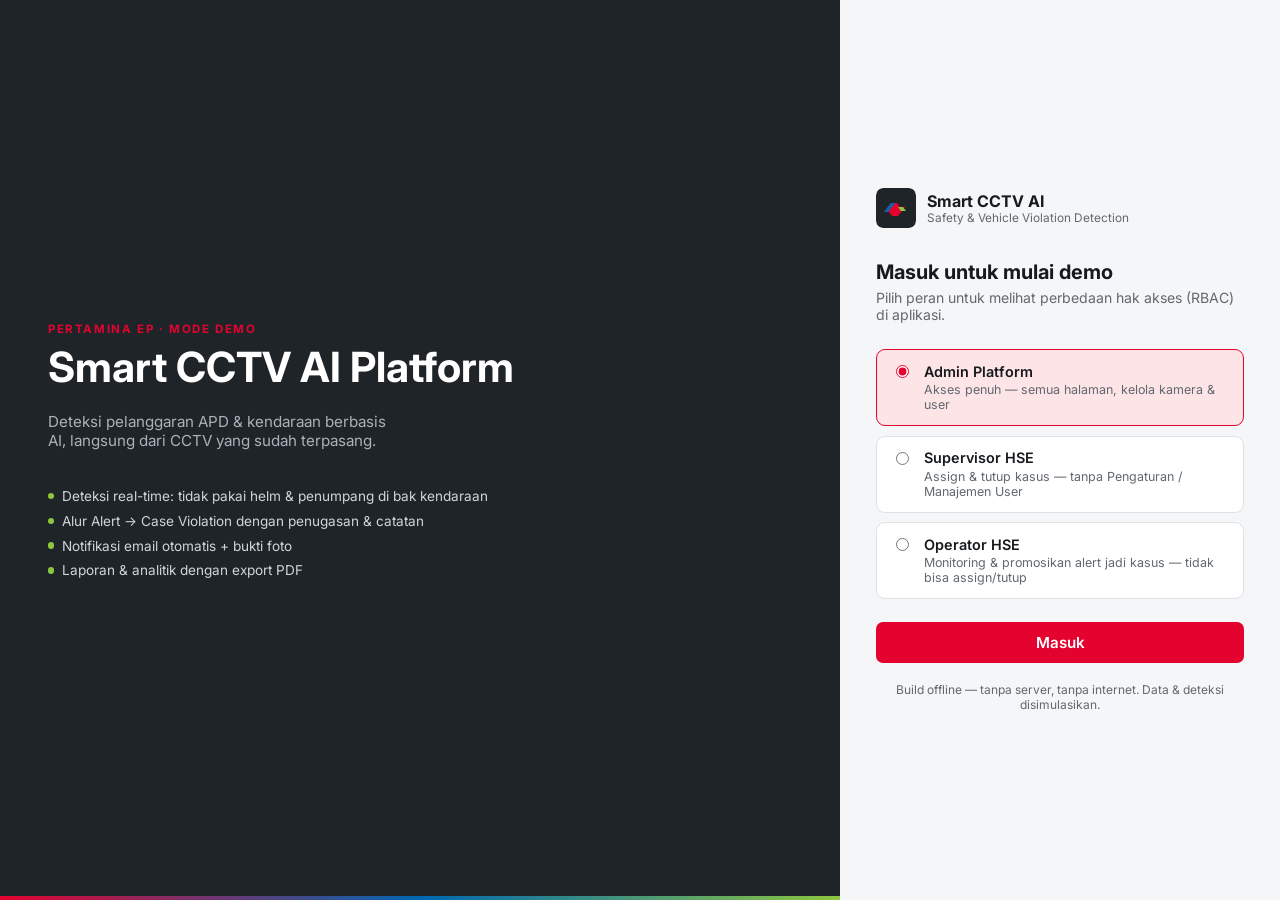
<file: demo-offline/index.html>
<!doctype html>
<html lang="id">
<head>
<meta charset="utf-8" />
<meta name="viewport" content="width=device-width, initial-scale=1" />
<title>Smart CCTV AI Demo</title>
<link rel="stylesheet" href="https://fonts.googleapis.com/css2?family=Inter:wght@400;500;600;700&family=IBM+Plex+Mono:wght@400;500;600&display=swap">
<style>
/* ============================================================
   OFFLINE DEMO BUILD of the Smart CCTV AI platform.
   - Zero server, zero internet (except Google Fonts), zero login.
   - All data is mock; the AI "live feed" is simulated on a timer.
   - Styling is the real app's styles.css inlined verbatim, plus a
     few demo-only additions at the bottom of this block.
   Use as a fallback if the target server is unreachable during a demo.
   ============================================================ */

/* Palette derived from the Pertamina EP mark's three brand colors
   (red #E4032E, blue #0067B1, green #8DC63F). */
:root{
  --bg:#F5F6F7; --surface:#FFFFFF; --surface-2:#EEF0F2; --border:#DEE2E6;
  --text:#171A1D; --text-muted:#61686F;
  --accent:#E4032E; --accent-strong:#A8001A; --accent-soft:#FCE4E7;
  --secondary:#0067B1; --secondary-strong:#00518A; --secondary-soft:#E1EFF8;
  --success:#4C8C15; --success-soft:#EAF5DC;
  --warning:#C4841F; --warning-soft:#FBF0DD;
  --critical:#A3001A; --critical-soft:#F8DADD;
  --brand-red:#E4032E; --brand-blue:#0067B1; --brand-green:#8DC63F;
  --mono-tint:#EEF1F0;
  --shadow: 0 1px 2px rgba(20,32,42,0.05), 0 6px 20px -10px rgba(20,32,42,0.14);
}
:root:not([data-theme="light"]){}
@media (prefers-color-scheme: dark){
  :root:not([data-theme="light"]){
    --bg:#0F1216; --surface:#171B20; --surface-2:#1E2329; --border:#2A3038;
    --text:#E7EAED; --text-muted:#8D969E;
    --accent:#FF5C6C; --accent-strong:#FF8A96; --accent-soft:#3A1418;
    --secondary:#4FA8E8; --secondary-strong:#7CC0F0; --secondary-soft:#12293A;
    --success:#8DC63F; --success-soft:#1C2C10;
    --warning:#E0A94A; --warning-soft:#392C14;
    --critical:#FF6B7A; --critical-soft:#3B1518;
    --mono-tint:#1B2025;
    --shadow: 0 1px 2px rgba(0,0,0,0.35), 0 10px 28px -14px rgba(0,0,0,0.55);
  }
}
:root[data-theme="dark"]{
  --bg:#0F1216; --surface:#171B20; --surface-2:#1E2329; --border:#2A3038;
  --text:#E7EAED; --text-muted:#8D969E;
  --accent:#FF5C6C; --accent-strong:#FF8A96; --accent-soft:#3A1418;
  --secondary:#4FA8E8; --secondary-strong:#7CC0F0; --secondary-soft:#12293A;
  --success:#8DC63F; --success-soft:#1C2C10;
  --warning:#E0A94A; --warning-soft:#392C14;
  --critical:#FF6B7A; --critical-soft:#3B1518;
  --mono-tint:#1B2025;
  --shadow: 0 1px 2px rgba(0,0,0,0.35), 0 10px 28px -14px rgba(0,0,0,0.55);
}
*{ box-sizing:border-box; }
body{ margin:0; background:var(--bg); color:var(--text); font-family:"Inter",system-ui,sans-serif; }
.mono{ font-family:"IBM Plex Mono",ui-monospace,monospace; }
button{ font-family:inherit; }
a{ color:var(--accent); }

header{
  display:flex; align-items:center; justify-content:space-between; gap:1rem;
  padding:0.85rem 1.5rem; border-bottom:1px solid var(--border); background:var(--surface);
  position:sticky; top:0; z-index:20;
}
header::after{
  content:""; position:absolute; left:0; right:0; bottom:-3px; height:3px;
  background:linear-gradient(90deg, var(--brand-red), var(--brand-blue), var(--brand-green));
}
#shell-header{ display:flex; align-items:center; justify-content:space-between; width:100%; gap:1rem; }
.brand{ display:flex; align-items:center; gap:0.75rem; }
.brand .logo{ height:40px; width:40px; display:block; border-radius:6px; flex:none; }
.brand .divider{ width:1px; height:24px; background:var(--border); }
.brand h1{ font-size:1.05rem; font-weight:700; margin:0; letter-spacing:-0.01em; }
.brand .sub{ font-size:0.72rem; color:var(--text-muted); margin-top:0.05rem; }
.header-right{ display:flex; align-items:center; gap:1rem; }
.user-chip{ display:flex; align-items:center; gap:0.6rem; padding-left:1rem; border-left:1px solid var(--border); }
.user-chip .avatar{
  width:1.7rem; height:1.7rem; border-radius:50%; background:var(--accent-soft); color:var(--accent-strong);
  display:flex; align-items:center; justify-content:center; font-size:0.75rem; font-weight:700; flex:none;
}
.user-chip .name{ font-size:0.85rem; font-weight:600; }
.logout-btn{
  font-size:0.78rem; font-weight:600; color:var(--text-muted); background:none; border:1px solid var(--border);
  border-radius:6px; padding:0.35rem 0.65rem; cursor:pointer;
}
.logout-btn:hover{ background:var(--surface-2); color:var(--text); }
.portal-pill{
  font-size:0.68rem; font-weight:700; letter-spacing:0.05em; text-transform:uppercase;
  padding:0.15rem 0.5rem; border-radius:100px; background:var(--accent-soft); color:var(--accent-strong);
}
.portal-pill.admin{ background:var(--secondary-soft); color:var(--secondary-strong); }

.stat{ background:var(--surface); border:1px solid var(--border); border-radius:10px; padding:0.9rem 1.1rem; box-shadow:var(--shadow); }
section.panel{ background:var(--surface); border:1px solid var(--border); border-radius:10px; box-shadow:var(--shadow); overflow:hidden; }
.panel-head{ display:flex; align-items:center; justify-content:space-between; padding:0.9rem 1.1rem; border-bottom:1px solid var(--border); gap:0.75rem; flex-wrap:wrap; }
.panel-head h2{ font-size:1rem; font-weight:600; margin:0; }
.panel-body{ padding:1.1rem; }
.action-btn{
  display:inline-flex; align-items:center; gap:0.4rem; font-size:0.82rem; font-weight:600;
  color:#fff; background:var(--accent); border:none; border-radius:7px; padding:0.42rem 0.8rem; cursor:pointer;
}
.action-btn:hover{ background:var(--accent-strong); }
.table-wrap{ overflow-x:auto; }
table{ width:100%; border-collapse:collapse; min-width:560px; }
thead th{ text-align:left; font-size:0.7rem; font-weight:600; letter-spacing:0.05em; text-transform:uppercase; color:var(--text-muted); padding:0.6rem 0.8rem; border-bottom:1px solid var(--border); }
tbody td{ padding:0.65rem 0.8rem; border-bottom:1px solid var(--border); font-size:0.87rem; }
tbody tr:last-child td{ border-bottom:none; }
tr.row-click:hover td{ background:var(--surface-2); }
.badge{ display:inline-flex; align-items:center; gap:0.3em; font-size:0.72rem; font-weight:600; padding:0.15rem 0.5rem; border-radius:5px; }
.badge.warning{ background:var(--warning-soft); color:var(--warning); }
.badge.critical{ background:var(--critical-soft); color:var(--critical); }
.badge.success{ background:var(--success-soft); color:var(--success); }
.badge.muted{ background:var(--surface-2); color:var(--text-muted); }
.tabs{ display:flex; gap:0.4rem; flex-wrap:wrap; }
.tab{ font-size:0.78rem; font-weight:600; padding:0.32rem 0.7rem; border-radius:100px; border:1px solid var(--border); background:var(--surface-2); color:var(--text-muted); cursor:pointer; }
.tab.active{ background:var(--accent-soft); color:var(--accent-strong); border-color:transparent; }
.link-btn{ font-size:0.77rem; font-weight:600; padding:0.28rem 0.65rem; border-radius:6px; border:1px solid var(--border); background:var(--surface-2); color:var(--text); cursor:pointer; }
.link-btn:hover{ background:var(--accent-soft); color:var(--accent-strong); }
footer{ text-align:center; color:var(--text-muted); font-size:0.78rem; padding:2rem 1rem 1rem; }

.modal-overlay{
  position:fixed; inset:0; background:rgba(10,14,18,0.5); display:flex; align-items:center; justify-content:center;
  z-index:50; padding:1rem;
}
.modal-overlay[hidden]{ display:none; }
.modal{ background:var(--surface); border-radius:12px; width:100%; max-width:420px; box-shadow:var(--shadow); border:1px solid var(--border); }
.modal-head{ padding:1.1rem 1.2rem 0.9rem; border-bottom:1px solid var(--border); display:flex; justify-content:space-between; align-items:center; }
.modal-head h3{ margin:0; font-size:1rem; font-weight:700; }
.modal-close{ background:none; border:none; color:var(--text-muted); font-size:1.1rem; cursor:pointer; line-height:1; }
.modal-body{ padding:1.1rem 1.2rem; display:flex; flex-direction:column; gap:0.85rem; }
.field label{ display:block; font-size:0.78rem; font-weight:600; color:var(--text-muted); margin-bottom:0.3rem; }
.field input, .field select{
  width:100%; padding:0.5rem 0.65rem; border:1px solid var(--border); border-radius:7px;
  background:var(--bg); color:var(--text); font-size:0.9rem; font-family:inherit;
}
.field input:focus, .field select:focus{ outline:2px solid var(--accent-soft); border-color:var(--accent); }
.field .checkbox-row{ display:flex; align-items:center; gap:0.5rem; }
.field .checkbox-row input{ width:auto; }
.field .checkbox-row label{ margin:0; font-weight:500; color:var(--text); }
.field .hint{ font-size:0.72rem; color:var(--text-muted); margin-top:0.3rem; }
.modal-actions{ display:flex; justify-content:flex-end; gap:0.6rem; padding:0.9rem 1.2rem 1.2rem; }
.btn-secondary{ font-size:0.85rem; font-weight:600; padding:0.5rem 0.9rem; border-radius:7px; border:1px solid var(--border); background:var(--surface-2); color:var(--text); cursor:pointer; }
.btn-primary{ font-size:0.85rem; font-weight:600; padding:0.5rem 0.9rem; border-radius:7px; border:none; background:var(--accent); color:#fff; cursor:pointer; }
.btn-primary:hover{ background:var(--accent-strong); }
.form-error{ font-size:0.8rem; color:var(--critical); display:none; }
.form-error.show{ display:block; }

.app-layout{ display:flex; align-items:flex-start; }
.sidebar{
  width:224px; flex:none; background:var(--surface); border-right:1px solid var(--border);
  padding:1.5rem 1rem; min-height:calc(100vh - 61px); position:sticky; top:61px;
}
.nav-group-label{
  font-size:0.68rem; font-weight:600; letter-spacing:0.06em; text-transform:uppercase;
  color:var(--text-muted); opacity:0.75; padding:0 0.75rem; margin:1.4rem 0 0.5rem;
}
.nav-group-label:first-child{ margin-top:0; }
.nav-item{
  display:flex; align-items:center; gap:0.65rem; width:100%; padding:0.6rem 0.75rem;
  color:var(--text-muted); font-weight:500; font-size:0.87rem; margin-bottom:0.15rem;
  border-radius:7px; text-decoration:none; cursor:pointer;
}
.nav-item:hover{ background:var(--surface-2); color:var(--text); }
.nav-item.active{ background:var(--surface-2); color:var(--text); font-weight:600; }
.app-layout main{ flex:1; min-width:0; max-width:none; margin:0; padding:2rem 2.25rem; }
.page-head{ margin-bottom:1.5rem; }
.page-head h2{ font-size:1.15rem; font-weight:700; margin:0 0 0.3rem; }
.page-head p{ font-size:0.87rem; color:var(--text-muted); margin:0; }

.restricted{
  max-width:460px; margin:3rem auto 0; text-align:center; background:var(--surface);
  border:1px solid var(--border); border-radius:10px; padding:2.5rem 2rem;
}
.restricted .icon{
  width:3rem; height:3rem; border-radius:50%; background:var(--critical-soft);
  display:flex; align-items:center; justify-content:center; margin:0 auto 1rem; color:var(--critical);
}
.restricted h2{ font-size:1rem; font-weight:700; margin:0 0 0.4rem; }
.restricted p{ font-size:0.87rem; color:var(--text-muted); margin:0; }

.category-cards{ display:grid; grid-template-columns:1fr 1fr; gap:1.25rem; margin-bottom:1.5rem; }
.category-card{ background:var(--surface); border:1px solid var(--border); border-radius:10px; padding:1.25rem; }
.category-card .head{ display:flex; align-items:center; justify-content:space-between; margin-bottom:0.9rem; }
.category-card .head .left{ display:flex; align-items:center; gap:0.6rem; font-weight:600; font-size:0.92rem; }
.category-card .nums{ display:flex; gap:2rem; }
.category-card .nums .n{ font-size:1.4rem; font-weight:700; }
.category-card .nums .l{ font-size:0.76rem; color:var(--text-muted); }

.camera-grid{ display:grid; grid-template-columns:repeat(auto-fill,minmax(280px,1fr)); gap:1.25rem; margin-bottom:1.5rem; }
.camera-card{ border:1px solid var(--border); border-radius:10px; overflow:hidden; background:var(--surface); cursor:pointer; }
.camera-card:hover .camera-feed .expand-hint{ opacity:1; }
.camera-feed .expand-hint{
  position:absolute; top:0.6rem; right:0.6rem; z-index:3; background:rgba(0,0,0,0.55); color:#fff;
  border-radius:6px; padding:0.25rem 0.4rem; display:flex; opacity:0; transition:opacity 0.15s;
}
.camera-lightbox .modal{ max-width:960px; width:100%; }
.camera-lightbox .camera-feed{ aspect-ratio:16/9; border-radius:0; }
.camera-lightbox .modal-body{ padding:0; }
.camera-feed{
  position:relative; aspect-ratio:16/10; background:#0d1117; display:flex;
  align-items:center; justify-content:center; overflow:hidden;
}
.camera-feed .live-badge{ position:absolute; top:0.6rem; left:0.6rem; font-size:0.66rem; font-weight:700; color:#5ad17a; z-index:3; letter-spacing:0.06em; display:flex; align-items:center; gap:0.3rem; }
.camera-feed .live-badge::before{ content:""; width:0.4rem; height:0.4rem; border-radius:50%; background:#5ad17a; animation:blink 1.4s steps(1) infinite; }
@keyframes blink{ 50%{ opacity:0.25; } }
.camera-feed .feed-ts{ position:absolute; left:0.6rem; bottom:0.5rem; z-index:3; font-family:"IBM Plex Mono",monospace; font-size:0.66rem; color:#e8e8e8; text-shadow:0 1px 3px #000; letter-spacing:0.02em; }
.camera-meta{ padding:0.75rem 0.9rem; }
.camera-meta .name{ font-weight:600; font-size:0.88rem; }
.camera-meta .loc{ font-size:0.76rem; color:var(--text-muted); margin-top:0.15rem; }
@keyframes cam-flash{ 0%{ box-shadow:0 0 0 3px var(--critical); } 100%{ box-shadow:0 0 0 0 transparent; } }
.cam-flash{ animation:cam-flash 1.2s ease-out; }

.modal.wide{ max-width:560px; max-height:88vh; overflow-y:auto; }
.snapshot-box{
  aspect-ratio:16/9; background:#0d1117; border-radius:8px; overflow:hidden;
  display:flex; align-items:center; justify-content:center; margin-bottom:1.1rem; position:relative;
}
.snapshot-box img{ width:100%; height:100%; object-fit:cover; }
.detail-grid{ display:grid; grid-template-columns:1fr 1fr; gap:0.9rem 1.5rem; margin-bottom:1.25rem; }
.detail-grid .k{ font-size:0.72rem; color:var(--text-muted); }
.detail-grid .v{ font-size:0.88rem; font-weight:600; margin-top:0.1rem; }
.status-stepper{ display:flex; gap:0.5rem; margin-bottom:1.25rem; flex-wrap:wrap; }
.status-step{
  font-size:0.82rem; font-weight:600; padding:0.4rem 0.8rem; border-radius:100px; cursor:pointer;
  border:1px solid var(--border); background:var(--surface); color:var(--text-muted);
}
.status-step.active-baru{ border-color:var(--secondary); background:var(--secondary); color:#fff; }
.status-step.active-diproses{ border-color:var(--warning); background:var(--warning); color:#fff; }
.status-step.active-selesai{ border-color:var(--success); background:var(--success); color:#fff; }
.status-step[disabled]{ cursor:not-allowed; opacity:0.5; }
.readonly-note{
  padding:0.55rem 0.7rem; border:1px solid var(--border); border-radius:7px; font-size:0.9rem;
  color:var(--text-muted); background:var(--surface-2);
}
.readonly-note .hint{ color:var(--border); font-size:0.78rem; }
.notes-list{ display:flex; flex-direction:column; gap:0.6rem; }
.note-item{ background:var(--surface-2); border-radius:8px; padding:0.65rem 0.8rem; }
.note-item .author{ font-size:0.78rem; font-weight:600; }
.note-item .author .time{ font-weight:400; color:var(--text-muted); }
.note-item .text{ font-size:0.85rem; color:var(--text-muted); margin-top:0.2rem; }
.note-form{ display:flex; gap:0.5rem; margin-top:0.75rem; }
.note-form input{
  flex:1; padding:0.5rem 0.65rem; border:1px solid var(--border); border-radius:7px;
  background:var(--bg); color:var(--text); font-size:0.87rem; font-family:inherit;
}

.kpi-grid{ display:grid; grid-template-columns:repeat(4,1fr); gap:1.25rem; margin-bottom:1.5rem; }
@media (max-width:900px){ .kpi-grid{ grid-template-columns:repeat(2,1fr); } }
.kpi-tile{ background:var(--surface); border:1px solid var(--border); border-radius:10px; padding:1rem 1.25rem; }
.kpi-tile .label{ font-size:0.76rem; color:var(--text-muted); }
.kpi-tile .value{ font-size:1.7rem; font-weight:700; margin-top:0.3rem; font-variant-numeric:tabular-nums; }
.kpi-tile .value.success{ color:var(--success); }
.kpi-tile .value .unit{ font-size:1rem; font-weight:600; color:var(--text-muted); }

.split-bar{ display:flex; border-radius:100px; overflow:hidden; height:10px; margin-bottom:1.15rem; }
.category-legend{ display:grid; grid-template-columns:1fr 1fr; gap:1.25rem; }
.category-legend .row{ display:flex; align-items:center; gap:0.75rem; }
.category-legend .swatch{ width:2.2rem; height:2.2rem; border-radius:8px; display:flex; align-items:center; justify-content:center; flex:none; }
.category-legend .title{ font-size:0.85rem; font-weight:600; }
.category-legend .sub{ font-size:0.79rem; color:var(--text-muted); margin-top:0.1rem; }
.filter-row{ display:flex; align-items:center; justify-content:flex-start; margin-bottom:1.5rem; flex-wrap:wrap; gap:0.75rem; }
.range-pills{ display:flex; gap:0.5rem; }
.range-pill{ font-size:0.82rem; font-weight:500; padding:0.4rem 0.85rem; border-radius:100px; border:1px solid var(--border); background:var(--surface); color:var(--text-muted); cursor:pointer; }
.range-pill.active{ font-weight:600; background:var(--text); color:var(--surface); border-color:var(--text); }
.date-input{
  padding:0.4rem 0.6rem; border:1px solid var(--border); border-radius:7px;
  background:var(--surface); color:var(--text); font-size:0.85rem; font-family:inherit;
}
.chart-bar-row{ display:flex; align-items:center; gap:0.6rem; }
.chart-bar-track{ flex:1; background:var(--surface-2); border-radius:100px; height:8px; overflow:hidden; }
.chart-bar-fill{ height:100%; border-radius:100px; }
.chart-label{ font-size:11px; fill:var(--text-muted); font-family:"Inter",sans-serif; }

/* ---------- demo-only additions ---------- */
.demo-tag{
  position:fixed; left:0.9rem; bottom:0.9rem; z-index:80; font-size:0.68rem; font-weight:700;
  letter-spacing:0.05em; text-transform:uppercase; background:var(--text); color:var(--surface);
  padding:0.3rem 0.6rem; border-radius:100px; opacity:0.9;
}
.demo-toast{
  position:fixed; right:1.1rem; bottom:1.1rem; z-index:90; background:var(--surface); color:var(--text);
  border:1px solid var(--border); border-left:4px solid var(--accent); border-radius:8px;
  padding:0.7rem 0.95rem; font-size:0.82rem; box-shadow:var(--shadow); max-width:320px;
  opacity:0; transform:translateY(0.6rem); pointer-events:none;
  transition:opacity 0.28s ease, transform 0.28s cubic-bezier(.2,.8,.2,1);
}
.demo-toast.show{ opacity:1; transform:translateY(0); }

/* login gate */
.login-wrap{ min-height:100vh; display:flex; }
.login-hero{ flex:1; background:#1f2429; display:none; position:relative; overflow:hidden; padding:3rem; color:#fff; }
@media(min-width:900px){ .login-hero{ display:flex; flex-direction:column; justify-content:center; } }
.login-hero::after{ content:""; position:absolute; inset:auto 0 0 0; height:4px; background:linear-gradient(90deg,var(--brand-red),var(--brand-blue),var(--brand-green)); }
.login-hero .eyebrow{ font-size:0.72rem; font-weight:700; letter-spacing:0.14em; color:var(--brand-red); text-transform:uppercase; }
.login-hero h1{ font-size:2.6rem; line-height:1.1; margin:0.6rem 0 0.4rem; font-weight:700; text-wrap:balance; }
.login-hero p{ color:#aab2b9; max-width:34ch; font-size:0.95rem; }
.login-hero ul{ margin:1.4rem 0 0; padding:0; list-style:none; display:flex; flex-direction:column; gap:0.55rem; }
.login-hero li{ font-size:0.85rem; color:#cfd5da; display:flex; align-items:center; gap:0.5rem; }
.login-hero li::before{ content:""; width:0.4rem; height:0.4rem; border-radius:50%; background:var(--brand-green); flex:none; }
.login-panel{ width:100%; max-width:440px; display:flex; flex-direction:column; justify-content:center; padding:2.5rem 2.25rem; margin:0 auto; }
.login-panel .lp-brand{ display:flex; align-items:center; gap:0.7rem; margin-bottom:2rem; }
.login-panel .lp-brand .logo{ width:40px; height:40px; border-radius:7px; }
.login-panel h2{ font-size:1.25rem; margin:0 0 0.35rem; }
.login-panel .sub{ color:var(--text-muted); font-size:0.88rem; margin-bottom:1.6rem; }
.role-pick{ display:flex; flex-direction:column; gap:0.6rem; margin-bottom:1.4rem; }
.role-opt{
  display:flex; align-items:flex-start; gap:0.75rem; border:1px solid var(--border); border-radius:9px;
  padding:0.8rem 0.9rem; cursor:pointer; background:var(--surface);
}
.role-opt:hover{ border-color:var(--accent); }
.role-opt.sel{ border-color:var(--accent); background:var(--accent-soft); }
.role-opt input{ margin-top:0.15rem; accent-color:var(--accent); flex:none; }
.role-opt > span{ display:flex; flex-direction:column; gap:0.15rem; }
.role-opt .r-name{ font-weight:600; font-size:0.9rem; display:block; }
.role-opt .r-desc{ font-size:0.78rem; color:var(--text-muted); display:block; }
.login-panel .enter{ width:100%; font-size:0.95rem; padding:0.7rem; }
.login-note{ font-size:0.75rem; color:var(--text-muted); margin-top:1.2rem; text-align:center; }

[hidden]{ display:none !important; }
:focus-visible{ outline:2px solid var(--accent); outline-offset:2px; }
@media (prefers-reduced-motion: reduce){ *{ animation-duration:0.001ms !important; transition-duration:0.001ms !important; } }
</style>
</head>
<body>

<!-- ============ LOGIN GATE ============ -->
<div class="login-wrap" id="loginGate">
  <div class="login-hero">
    <div class="eyebrow">Pertamina EP &middot; Mode Demo</div>
    <h1>Smart CCTV AI Platform</h1>
    <p>Deteksi pelanggaran APD &amp; kendaraan berbasis AI, langsung dari CCTV yang sudah terpasang.</p>
    <ul>
      <li>Deteksi real-time: tidak pakai helm &amp; penumpang di bak kendaraan</li>
      <li>Alur Alert &rarr; Case Violation dengan penugasan &amp; catatan</li>
      <li>Notifikasi email otomatis + bukti foto</li>
      <li>Laporan &amp; analitik dengan export PDF</li>
    </ul>
  </div>
  <div class="login-panel">
    <div class="lp-brand">
      <svg class="logo" viewBox="0 0 40 40" aria-hidden="true"><rect width="40" height="40" rx="7" fill="#1f2429"/><path d="M8 24l7-9h6l3 4h5l-7 9h-6l-3-4z" fill="#E4032E"/><path d="M8 24l7-9h4l-7 9z" fill="#0067B1"/><path d="M22 19l3 4h5l-3-4z" fill="#8DC63F"/></svg>
      <div>
        <div style="font-weight:700;">Smart CCTV AI</div>
        <div style="font-size:0.74rem;color:var(--text-muted);">Safety &amp; Vehicle Violation Detection</div>
      </div>
    </div>
    <h2>Masuk untuk mulai demo</h2>
    <div class="sub">Pilih peran untuk melihat perbedaan hak akses (RBAC) di aplikasi.</div>
    <div class="role-pick" id="rolePick">
      <label class="role-opt sel"><input type="radio" name="role" value="admin" checked>
        <span><span class="r-name">Admin Platform</span><span class="r-desc">Akses penuh — semua halaman, kelola kamera &amp; user</span></span></label>
      <label class="role-opt"><input type="radio" name="role" value="supervisor">
        <span><span class="r-name">Supervisor HSE</span><span class="r-desc">Assign &amp; tutup kasus — tanpa Pengaturan / Manajemen User</span></span></label>
      <label class="role-opt"><input type="radio" name="role" value="operator">
        <span><span class="r-name">Operator HSE</span><span class="r-desc">Monitoring &amp; promosikan alert jadi kasus — tidak bisa assign/tutup</span></span></label>
    </div>
    <button class="btn-primary enter" id="enterBtn">Masuk</button>
    <div class="login-note">Build offline — tanpa server, tanpa internet. Data & deteksi disimulasikan.</div>
  </div>
</div>

<!-- ============ APP ============ -->
<div id="appRoot" hidden>
  <header><div id="shell-header"></div></header>
  <div class="app-layout">
    <nav class="sidebar" id="shell-sidebar"></nav>
    <main id="view"></main>
  </div>
</div>

<div id="caseModalRoot"></div>
<div id="cameraLightboxRoot"></div>
<div id="camModalRoot"></div>
<div id="userModalRoot"></div>
<div class="demo-tag" id="appDemoTag" hidden>Mode Demo — Offline</div>
<div class="demo-toast" id="toast"></div>

<script>
"use strict";
/* ================================================================
   MOCK DATA
   ================================================================ */
const CAMERAS = [
  { id: 1, name: "Gerbang Utama",  ip: "192.168.56.101", location: "Pos Satpam Depan",            category: "apd" },
  { id: 2, name: "Area Produksi 1", ip: "192.168.56.102", location: "Lantai Produksi - Zona A",     category: "apd" },
  { id: 3, name: "Workshop",        ip: "192.168.56.105", location: "Bengkel Perawatan",            category: "apd" },
  { id: 4, name: "Jalur Kendaraan", ip: "192.168.56.103", location: "Jalan Akses Loading Dock",     category: "vehicle" },
  { id: 5, name: "Parkiran Truk",   ip: "192.168.56.104", location: "Area Parkir Kendaraan Berat",  category: "vehicle" },
];

let USERS = [
  { id: "u-admin", username: "admin",        firstName: "Admin",      lastName: "Platform", email: "admin@pertamina-ep.local",        realmRoles: ["admin", "operator"], enabled: true },
  { id: "u-spv",   username: "supervisor",   firstName: "Supervisor", lastName: "HSE",      email: "supervisor@pertamina-ep.local",   realmRoles: ["supervisor"],        enabled: true },
  { id: "u-op",    username: "operator",     firstName: "Operator",   lastName: "HSE",      email: "operator@pertamina-ep.local",     realmRoles: ["operator"],          enabled: true },
  { id: "u-budi",  username: "budi.santoso", firstName: "Budi",       lastName: "Santoso",  email: "budi.santoso@pertamina-ep.local", realmRoles: ["operator"],          enabled: true },
  { id: "u-siti",  username: "siti.rahma",   firstName: "Siti",       lastName: "Rahma",    email: "siti.rahma@pertamina-ep.local",   realmRoles: ["operator"],          enabled: false },
];
const OPERATORS = ["Operator HSE", "Budi Santoso"];

const META = {
  no_helmet:       { label: "Tidak Menggunakan Helm",   category: "apd",     severity: "warning" },
  truck_bed_rider: { label: "Penumpang di Bak Kendaraan", category: "vehicle", severity: "critical" },
};

let VIOLATIONS = [];
let _nextId = 1;

function pick(a){ return a[Math.floor(Math.random() * a.length)]; }
function conf(){ return 0.45 + Math.random() * 0.5; }

function makeViolation(camId, when, opts = {}){
  const cam = CAMERAS.find(c => c.id === camId);
  const type = cam.category === "apd" ? "no_helmet" : "truck_bed_rider";
  const m = META[type];
  return {
    id: _nextId++,
    camera_id: camId,
    camera_name: cam.name,
    camera_location: cam.location,
    type, label: m.label, category: m.category, severity: m.severity,
    confidence: opts.confidence ?? conf(),
    has_snapshot: true,
    is_case: opts.is_case ?? false,
    status: opts.status ?? "baru",
    assigned_to: opts.assigned_to ?? null,
    responded_at: opts.responded_at ?? null,
    notes: opts.notes ?? [],
    created_at: when.toISOString(),
  };
}

(function seed(){
  const now = new Date();
  // ~5 violations/day for the past 11 days
  for (let d = 10; d >= 0; d--){
    const count = 3 + Math.floor(Math.random() * 4);
    for (let i = 0; i < count; i++){
      const t = new Date(now);
      t.setDate(t.getDate() - d);
      t.setHours(6 + Math.floor(Math.random() * 13), Math.floor(Math.random() * 60), 0, 0);
      VIOLATIONS.push(makeViolation(pick(CAMERAS).id, t));
    }
  }
  VIOLATIONS.sort((a, b) => new Date(b.created_at) - new Date(a.created_at));

  // promote a handful into real cases across the workflow
  const promo = VIOLATIONS.slice(3, 12);
  const t0 = new Date(promo[0].created_at);
  promo[0].is_case = true; promo[0].status = "baru";
  promo[1].is_case = true; promo[1].status = "diproses"; promo[1].assigned_to = "Budi Santoso";
  promo[1].responded_at = new Date(new Date(promo[1].created_at).getTime() + 22 * 60000).toISOString();
  promo[1].notes = [
    { author: "Supervisor HSE", text: "Sudah dihubungi pengawas area, personel diminta kembali ambil helm.", created_at: new Date(new Date(promo[1].created_at).getTime() + 20 * 60000).toISOString() },
    { author: "Budi Santoso", text: "Personel sudah pakai APD lengkap. Menunggu konfirmasi selesai.", created_at: new Date(new Date(promo[1].created_at).getTime() + 65 * 60000).toISOString() },
  ];
  promo[2].is_case = true; promo[2].status = "diproses"; promo[2].assigned_to = "Operator HSE";
  promo[2].responded_at = new Date(new Date(promo[2].created_at).getTime() + 14 * 60000).toISOString();
  promo[2].notes = [{ author: "Operator HSE", text: "Sopir truk diberi teguran lisan, penumpang turun dari bak.", created_at: new Date(new Date(promo[2].created_at).getTime() + 12 * 60000).toISOString() }];
  promo[4].is_case = true; promo[4].status = "selesai"; promo[4].assigned_to = "Budi Santoso";
  promo[4].responded_at = new Date(new Date(promo[4].created_at).getTime() + 9 * 60000).toISOString();
  promo[4].notes = [
    { author: "Budi Santoso", text: "Ditindaklanjuti ke unit terkait.", created_at: new Date(new Date(promo[4].created_at).getTime() + 8 * 60000).toISOString() },
    { author: "Supervisor HSE", text: "Selesai — briefing ulang APD sudah dilakukan di area tsb.", created_at: new Date(new Date(promo[4].created_at).getTime() + 130 * 60000).toISOString() },
  ];
  promo[6].is_case = true; promo[6].status = "baru";
  promo[8].is_case = true; promo[8].status = "selesai"; promo[8].assigned_to = "Operator HSE";
  promo[8].responded_at = new Date(new Date(promo[8].created_at).getTime() + 18 * 60000).toISOString();
})();

/* ================================================================
   AUTH (mock) + helpers
   ================================================================ */
const ROLE_LABELS = { admin: "Admin", supervisor: "Supervisor", operator: "Operator" };
const ROLE_USER = {
  admin:      { name: "Admin Platform",  username: "admin",      roles: ["admin", "operator"] },
  supervisor: { name: "Supervisor HSE",  username: "supervisor", roles: ["supervisor"] },
  operator:   { name: "Operator HSE",    username: "operator",   roles: ["operator"] },
};
let Auth = { name: "", username: "", roles: [] };
const hasRole = r => Auth.roles.includes(r);
const hasAnyRole = rs => rs.some(r => Auth.roles.includes(r));
const canManage = () => hasAnyRole(["admin", "supervisor"]);

function fmtTime(iso){ return new Date(iso).toLocaleString("id-ID", { day:"2-digit", month:"short", hour:"2-digit", minute:"2-digit" }); }
function fmtFull(iso){ return new Date(iso).toLocaleString("id-ID"); }
function isoDate(d){ return d.toISOString().slice(0, 10); }
function initials(name){ return (name || "?").split(/[.\s]/).filter(Boolean).slice(0,2).map(s => s[0].toUpperCase()).join(""); }
function esc(s){ return String(s == null ? "" : s).replace(/[&<>"]/g, c => ({ "&":"&amp;", "<":"&lt;", ">":"&gt;", '"':"&quot;" }[c])); }

let _toastTimer;
function toast(msg){
  const el = document.getElementById("toast");
  el.textContent = msg;
  el.classList.add("show");
  clearTimeout(_toastTimer);
  _toastTimer = setTimeout(() => el.classList.remove("show"), 3200);
}

/* ================================================================
   SNAPSHOT / CAMERA VISUALS  (generated, no real video)
   ================================================================ */
function sceneSvg(cam, opts = {}){
  const w = 640, h = 360;
  const label = opts.violationLabel || "";
  const box = opts.box; // {x,y,w,h}
  const ts = opts.ts || new Date().toLocaleString("id-ID");
  const tint = cam.category === "vehicle" ? "#141c22" : "#161c17";
  const figs = cam.category === "vehicle"
    ? `<rect x="120" y="150" width="300" height="120" rx="6" fill="#26333d"/><rect x="120" y="150" width="120" height="70" rx="4" fill="#2f4049"/><circle cx="175" cy="285" r="26" fill="#0c1116"/><circle cx="380" cy="285" r="26" fill="#0c1116"/><ellipse cx="300" cy="150" rx="16" ry="30" fill="#3a4a52"/><ellipse cx="330" cy="155" rx="15" ry="28" fill="#3a4a52"/>`
    : `<rect x="60" y="90" width="90" height="180" rx="4" fill="#232b23"/><rect x="480" y="70" width="110" height="200" rx="4" fill="#232b23"/><ellipse cx="290" cy="175" rx="22" ry="46" fill="#39433a"/><circle cx="290" cy="120" r="18" fill="#454f45"/><ellipse cx="360" cy="185" rx="20" ry="42" fill="#39433a"/><circle cx="360" cy="132" r="17" fill="#454f45"/>`;
  const boxSvg = box
    ? `<rect x="${box.x}" y="${box.y}" width="${box.w}" height="${box.h}" fill="none" stroke="#ff3b3b" stroke-width="3"/>
       <rect x="${box.x}" y="${box.y - 20}" width="${label.length * 7.4 + 14}" height="20" fill="#ff3b3b"/>
       <text x="${box.x + 7}" y="${box.y - 6}" font-family="monospace" font-size="12" fill="#fff" font-weight="bold">${esc(label)}</text>`
    : "";
  // A "plain" scene omits the burned-in camera name + timestamp — the
  // live tile draws those as HTML overlays (LIVE badge, ticking clock)
  // so they'd otherwise collide.
  const burn = opts.plain ? "" : `
  <text x="14" y="24" font-family="monospace" font-size="13" fill="#dfe4e8" font-weight="bold">${esc(cam.name.toUpperCase())}</text>
  <text x="14" y="${h - 14}" font-family="monospace" font-size="12" fill="#e8e8e8">${esc(ts)}</text>`;
  return `data:image/svg+xml,${encodeURIComponent(`
<svg xmlns="http://www.w3.org/2000/svg" width="${w}" height="${h}" viewBox="0 0 ${w} ${h}">
  <defs><linearGradient id="g" x1="0" y1="0" x2="0" y2="1"><stop offset="0" stop-color="${tint}"/><stop offset="1" stop-color="#090c10"/></linearGradient></defs>
  <rect width="${w}" height="${h}" fill="url(#g)"/>
  <line x1="0" y1="260" x2="${w}" y2="260" stroke="#2a3138" stroke-width="2"/>
  ${figs}
  ${boxSvg}
  <rect width="${w}" height="${h}" fill="#000" opacity="0.06"/>${burn}
</svg>`)}`;
}
function violationBox(v){
  return v.category === "vehicle"
    ? { x: 285, y: 110, w: 70, h: 66, label: "DI BAK KENDARAAN" }
    : { x: 268, y: 92, w: 46, h: 96, label: "TANPA HELM" };
}
function snapshotFor(v){
  const cam = CAMERAS.find(c => c.id === v.camera_id);
  const b = violationBox(v);
  return sceneSvg(cam, { violationLabel: b.label, box: b, ts: new Date(v.created_at).toLocaleString("id-ID") });
}

/* live camera tile background — plain scene (no burn-in), no detection box */
function cameraFeedHtml(cam, big){
  const bg = sceneSvg(cam, { plain: true });
  return `
    <div class="camera-feed" style="background-image:url('${bg}');background-size:cover;background-position:center;">
      <span class="live-badge">LIVE</span>
      ${big ? "" : `<span class="expand-hint"><svg width="14" height="14" viewBox="0 0 24 24" fill="none" stroke="#fff" stroke-width="2"><path d="M8 3H5a2 2 0 0 0-2 2v3M16 3h3a2 2 0 0 1 2 2v3M21 16v3a2 2 0 0 1-2 2h-3M3 16v3a2 2 0 0 0 2 2h3"/></svg></span>`}
      <span class="feed-ts">${new Date().toLocaleString("id-ID")}</span>
    </div>`;
}
setInterval(() => {
  const now = new Date().toLocaleString("id-ID");
  document.querySelectorAll(".feed-ts").forEach(el => { el.textContent = now; });
}, 1000);

/* ================================================================
   SHELL  (header + sidebar)
   ================================================================ */
const ICONS = {
  dashboard: '<svg width="18" height="18" viewBox="0 0 24 24" fill="none" stroke="currentColor" stroke-width="1.7"><rect x="3" y="3" width="7" height="9" rx="1.5"/><rect x="14" y="3" width="7" height="5" rx="1.5"/><rect x="14" y="12" width="7" height="9" rx="1.5"/><rect x="3" y="16" width="7" height="5" rx="1.5"/></svg>',
  hardhat: '<svg width="18" height="18" viewBox="0 0 24 24" fill="none" stroke="currentColor" stroke-width="1.7"><path d="M4 15.5V15a8 8 0 0 1 16 0v0.5"/><rect x="3" y="15.5" width="18" height="3" rx="1.2"/><path d="M12 6.5v2.2"/></svg>',
  truck: '<svg width="18" height="18" viewBox="0 0 24 24" fill="none" stroke="currentColor" stroke-width="1.7"><rect x="2" y="6" width="11" height="10" rx="1"/><path d="M13 10h4l3 3v3h-7z"/><circle cx="6.5" cy="18" r="1.8"/><circle cx="17" cy="18" r="1.8"/></svg>',
  case: '<svg width="18" height="18" viewBox="0 0 24 24" fill="none" stroke="currentColor" stroke-width="1.7"><path d="M9 3h6a1 1 0 0 1 1 1v1H8V4a1 1 0 0 1 1-1z"/><rect x="5" y="4" width="14" height="17" rx="2"/><path d="M9 12.5l2 2 4-4.5"/></svg>',
  reports: '<svg width="18" height="18" viewBox="0 0 24 24" fill="none" stroke="currentColor" stroke-width="1.7" stroke-linecap="round"><path d="M4 19V11"/><path d="M10 19V5"/><path d="M16 19v-7"/><path d="M4 19h16"/></svg>',
  settings: '<svg width="18" height="18" viewBox="0 0 24 24" fill="none" stroke="currentColor" stroke-width="1.7"><line x1="4" y1="6" x2="20" y2="6"/><circle cx="9" cy="6" r="1.8" fill="var(--surface)"/><line x1="4" y1="12" x2="20" y2="12"/><circle cx="15" cy="12" r="1.8" fill="var(--surface)"/><line x1="4" y1="18" x2="20" y2="18"/><circle cx="7" cy="18" r="1.8" fill="var(--surface)"/></svg>',
  users: '<svg width="18" height="18" viewBox="0 0 24 24" fill="none" stroke="currentColor" stroke-width="1.7"><path d="M17 21v-2a4 4 0 0 0-4-4H5a4 4 0 0 0-4 4v2"/><circle cx="9" cy="7" r="4"/><path d="M23 21v-2a4 4 0 0 0-3-3.87"/><path d="M16 3.13a4 4 0 0 1 0 7.75"/></svg>',
};
const NAV = [
  { group: "Overview", items: [{ key: "dashboard", label: "Dashboard", icon: "dashboard" }] },
  { group: "Deteksi", items: [
    { key: "apd", label: "APD Detection", icon: "hardhat" },
    { key: "vehicle", label: "Vehicle Violation", icon: "truck" },
  ] },
  { group: "Operasional", items: [
    { key: "cases", label: "Case Violation", icon: "case" },
    { key: "reports", label: "Laporan & Analitik", icon: "reports" },
  ] },
  { group: "Platform", items: [
    { key: "settings", label: "Pengaturan", icon: "settings", adminOnly: true },
    { key: "admin", label: "Manajemen User", icon: "users", adminOnly: true },
  ] },
];
function primaryRoleLabel(){
  if (hasRole("admin")) return "Admin";
  if (hasRole("supervisor")) return "Supervisor";
  return "Operator";
}
function mountShell(active){
  const roleLabel = primaryRoleLabel();
  document.getElementById("shell-header").innerHTML = `
    <div class="brand">
      <svg class="logo" viewBox="0 0 40 40" aria-hidden="true"><rect width="40" height="40" rx="6" fill="#1f2429"/><path d="M8 24l7-9h6l3 4h5l-7 9h-6l-3-4z" fill="#E4032E"/><path d="M8 24l7-9h4l-7 9z" fill="#0067B1"/><path d="M22 19l3 4h5l-3-4z" fill="#8DC63F"/></svg>
      <div class="divider"></div>
      <div><h1>Smart CCTV AI</h1><div class="sub">Safety &amp; Vehicle Violation Detection</div></div>
    </div>
    <div class="header-right">
      <span class="portal-pill${roleLabel === "Admin" ? " admin" : ""}">${roleLabel}</span>
      <div class="user-chip">
        <div class="avatar">${initials(Auth.name)}</div>
        <span class="name">${esc(Auth.name)}</span>
        <button class="logout-btn" id="shellLogoutBtn">Keluar</button>
      </div>
    </div>`;
  const isAdmin = hasRole("admin");
  document.getElementById("shell-sidebar").innerHTML = NAV.map(({ group, items }) => {
    const visible = items.filter(it => !it.adminOnly || isAdmin);
    if (!visible.length) return "";
    const rows = visible.map(it => `
      <a class="nav-item${it.key === active ? " active" : ""}" href="#${it.key}">${ICONS[it.icon]}<span>${it.label}</span></a>`).join("");
    return `<div class="nav-group-label">${group}</div>${rows}`;
  }).join("");
  document.getElementById("shellLogoutBtn").addEventListener("click", () => location.reload());
}

/* ================================================================
   CHARTS
   ================================================================ */
function dailyBuckets(rows, days){
  const map = {};
  for (let i = 0; i < days; i++){
    const d = new Date(); d.setDate(d.getDate() - (days - 1 - i));
    map[isoDate(d)] = { date: isoDate(d), apd: 0, vehicle: 0 };
  }
  rows.forEach(v => {
    const k = v.created_at.slice(0, 10);
    if (map[k]) map[k][v.category]++;
  });
  return Object.values(map);
}
function trendSvg(daily, big){
  const W = 900, H = big ? 240 : 200, padL = 40, padR = 20, padB = big ? 46 : 34, padT = 10;
  const plotW = W - padL - padR, plotH = H - padT - padB;
  const maxVal = Math.max(1, ...daily.flatMap(d => [d.apd, d.vehicle]));
  const niceMax = Math.ceil(maxVal / 5) * 5 || 5;
  const n = daily.length || 1, groupW = plotW / n, barW = Math.min(22, groupW * 0.32);
  const DAY = ["Min","Sen","Sel","Rab","Kam","Jum","Sab"];
  const stride = n <= 10 ? 1 : (n <= 16 ? 2 : (n <= 24 ? 3 : 5));
  let s = "";
  for (let i = 0; i <= 4; i++){
    const y = padT + plotH - (plotH * i / 4);
    s += `<line x1="${padL}" y1="${y}" x2="${W - padR}" y2="${y}" stroke="var(--border)" stroke-width="1"/>`;
    s += `<text class="chart-label" x="${padL - 8}" y="${y + 4}" text-anchor="end">${Math.round(niceMax * i / 4)}</text>`;
  }
  daily.forEach((d, i) => {
    const cx = padL + groupW * i + groupW / 2;
    const aH = (d.apd / niceMax) * plotH, vH = (d.vehicle / niceMax) * plotH;
    s += `<rect x="${cx - barW - 2}" y="${padT + plotH - aH}" width="${barW}" height="${aH}" rx="3" fill="#B57712"/>`;
    s += `<rect x="${cx + 2}" y="${padT + plotH - vH}" width="${barW}" height="${vH}" rx="3" fill="#B8021F"/>`;
    if (i % stride === 0){
      const lbl = big ? new Date(d.date).getDate() : DAY[new Date(d.date).getDay()];
      s += `<text class="chart-label" x="${cx}" y="${H - padB + 18}" text-anchor="middle">${lbl}</text>`;
    }
  });
  return s;
}

/* ================================================================
   VIEWS
   ================================================================ */
const view = () => document.getElementById("view");

function renderDashboard(){
  mountShell("dashboard");
  const total = VIOLATIONS.length;
  const openCases = VIOLATIONS.filter(v => v.is_case && v.status !== "selesai").length;
  const since24 = Date.now() - 864e5;
  const last24 = VIOLATIONS.filter(v => new Date(v.created_at).getTime() >= since24).length;
  const apdV = VIOLATIONS.filter(v => v.category === "apd").length;
  const vehV = VIOLATIONS.filter(v => v.category === "vehicle").length;
  const daily = dailyBuckets(VIOLATIONS, 7);
  const byCam = {};
  VIOLATIONS.forEach(v => { byCam[v.camera_id] = (byCam[v.camera_id] || 0) + 1; });
  const top = Object.entries(byCam).map(([id, count]) => {
    const c = CAMERAS.find(x => x.id === +id);
    return { camera_name: c.name, location: c.location, category: c.category, count };
  }).sort((a, b) => b.count - a.count).slice(0, 5);
  const feed = VIOLATIONS.slice(0, 8);

  view().innerHTML = `
    <div class="page-head"><h2>Executive Dashboard</h2><p>Ringkasan seluruh area operasi hari ini.</p></div>
    <div class="kpi-grid">
      <div class="kpi-tile"><div class="label">Total Kamera</div><div class="value">${CAMERAS.length}</div></div>
      <div class="kpi-tile"><div class="label">Total Pelanggaran</div><div class="value">${total}</div></div>
      <div class="kpi-tile"><div class="label">Kasus Terbuka</div><div class="value" style="color:var(--critical);">${openCases}</div></div>
      <div class="kpi-tile"><div class="label">24 Jam Terakhir</div><div class="value">${last24}</div></div>
    </div>
    <div class="category-cards">
      <div class="category-card">
        <div class="head"><div class="left">${ICONS.hardhat.replace('stroke="currentColor"','stroke="#B57712"')} APD Detection</div><a href="#apd" style="font-size:0.8rem;font-weight:600;">Lihat detail &rarr;</a></div>
        <div class="nums"><div><div class="n">${CAMERAS.filter(c=>c.category==="apd").length}</div><div class="l">kamera terpantau</div></div><div><div class="n" style="color:#B57712;">${apdV}</div><div class="l">pelanggaran tercatat</div></div></div>
      </div>
      <div class="category-card">
        <div class="head"><div class="left">${ICONS.truck.replace('stroke="currentColor"','stroke="#B8021F"')} Vehicle Violation</div><a href="#vehicle" style="font-size:0.8rem;font-weight:600;">Lihat detail &rarr;</a></div>
        <div class="nums"><div><div class="n">${CAMERAS.filter(c=>c.category==="vehicle").length}</div><div class="l">kamera terpantau</div></div><div><div class="n" style="color:#B8021F;">${vehV}</div><div class="l">pelanggaran tercatat</div></div></div>
      </div>
    </div>
    <section class="panel" style="padding:1.25rem 1.5rem;margin-bottom:1.25rem;">
      <div style="display:flex;align-items:center;justify-content:space-between;margin-bottom:1rem;">
        <h2 style="font-size:0.92rem;font-weight:600;margin:0;">Tren Pelanggaran Mingguan</h2>
        <div style="display:flex;gap:1.2rem;">
          <span style="display:flex;align-items:center;gap:0.4rem;font-size:0.78rem;color:var(--text-muted);"><span style="width:9px;height:9px;border-radius:2px;background:#B57712;display:inline-block;"></span>APD Detection</span>
          <span style="display:flex;align-items:center;gap:0.4rem;font-size:0.78rem;color:var(--text-muted);"><span style="width:9px;height:9px;border-radius:2px;background:#B8021F;display:inline-block;"></span>Vehicle Violation</span>
        </div>
      </div>
      <svg viewBox="0 0 900 200" width="100%" style="display:block;overflow:visible;">${trendSvg(daily, false)}</svg>
    </section>
    <section class="panel" style="margin-bottom:1.25rem;">
      <div class="panel-head"><h2>Area dengan Pelanggaran Terbanyak</h2></div>
      <div class="table-wrap"><table><thead><tr><th>Kamera</th><th>Lokasi</th><th style="width:180px;">Jumlah</th></tr></thead><tbody>
        ${top.map(c => `<tr><td style="font-weight:600;">${c.camera_name}</td><td style="color:var(--text-muted);">${c.location}</td><td><span class="badge" style="background:${c.category==="vehicle"?"#FBE3E3":"#FBF1DF"};color:${c.category==="vehicle"?"#B8021F":"#B57712"};">${c.count} pelanggaran</span></td></tr>`).join("")}
      </tbody></table></div>
    </section>
    <section class="panel">
      <div class="panel-head"><h2>Live Alert Feed</h2><a href="#cases" style="font-size:0.8rem;font-weight:600;">Lihat semua kasus &rarr;</a></div>
      <div class="panel-body" id="feedList" style="padding:0.5rem 1.1rem;">
        ${feed.map(feedItemHtml).join("")}
      </div>
    </section>`;
}
function feedItemHtml(v){
  const sev = v.severity === "critical" ? "var(--critical)" : "var(--warning)";
  return `<div style="display:flex;align-items:center;gap:0.75rem;padding:0.85rem 0;border-bottom:1px solid var(--border);">
    <span style="width:0.45rem;height:0.45rem;border-radius:50%;flex:none;background:${sev};"></span>
    <div style="flex:1;"><span style="font-weight:600;font-size:0.87rem;">${v.label}</span><span style="font-size:0.82rem;color:var(--text-muted);"> &middot; ${v.camera_name}</span></div>
    <div class="mono" style="font-size:0.78rem;color:var(--text-muted);">${fmtTime(v.created_at)}</div>
  </div>`;
}

function renderDetection(cat){
  const key = cat === "apd" ? "apd" : "vehicle";
  mountShell(key);
  const cams = CAMERAS.filter(c => c.category === cat);
  const rows = VIOLATIONS.filter(v => v.category === cat).slice(0, 50);
  const since24 = Date.now() - 864e5;
  const openCases = rows.filter(v => v.is_case && v.status !== "selesai").length;
  const last24 = rows.filter(v => new Date(v.created_at).getTime() >= since24).length;
  const titleP = cat === "apd"
    ? { h: "APD Detection", p: "Deteksi kepatuhan alat pelindung diri (mis. helm) di kamera terkait." }
    : { h: "Vehicle Violation", p: "Deteksi penumpang di bak kendaraan pada zona kamera terkait." };
  view().innerHTML = `
    <div class="page-head"><h2>${titleP.h}</h2><p>${titleP.p}</p></div>
    <div class="kpi-grid" style="grid-template-columns:repeat(3,1fr);">
      <div class="kpi-tile"><div class="label">Kamera Terpantau</div><div class="value">${cams.length}</div></div>
      <div class="kpi-tile"><div class="label">Pelanggaran (24 Jam)</div><div class="value">${last24}</div></div>
      <div class="kpi-tile"><div class="label">Kasus Terbuka</div><div class="value" style="color:${cat==="apd"?"#B57712":"#B8021F"};">${openCases}</div></div>
    </div>
    <div class="camera-grid">${cams.map(c => `
      <div class="camera-card" id="cam-${c.id}" data-cam="${c.id}">
        ${cameraFeedHtml(c, false)}
        <div class="camera-meta"><div class="name">${c.name}</div><div class="loc">${c.location}</div></div>
      </div>`).join("")}</div>
    <section class="panel">
      <div class="panel-head"><h2>Riwayat Pelanggaran ${cat === "apd" ? "APD" : "Vehicle"}</h2></div>
      <div class="table-wrap"><table><thead><tr><th>Waktu</th><th>Kamera</th><th>Status</th><th></th></tr></thead>
      <tbody>${rows.map(violationRow).join("") || `<tr><td colspan="4" style="text-align:center;color:var(--text-muted);">Belum ada data</td></tr>`}</tbody></table></div>
    </section>`;
  view().querySelectorAll("[data-cam]").forEach(el => el.addEventListener("click", () => openLightbox(+el.dataset.cam)));
  wireViolationRows();
}
function violationRow(v){
  const badge = v.is_case
    ? `<span class="badge ${v.status === "selesai" ? "success" : "warning"}">Kasus &middot; ${{baru:"Baru",diproses:"Diproses",selesai:"Selesai"}[v.status]}</span>`
    : `<span class="badge muted">Alert</span>`;
  return `<tr class="row-click" data-vid="${v.id}" style="cursor:pointer;">
    <td class="mono">${fmtTime(v.created_at)}</td><td>${v.camera_name}</td><td>${badge}</td>
    <td><button class="link-btn" data-vid="${v.id}">Lihat Detail</button></td></tr>`;
}
function wireViolationRows(){
  view().querySelectorAll("[data-vid]").forEach(el => el.addEventListener("click", e => { e.stopPropagation(); openCase(+el.dataset.vid); }));
}

function renderCases(){
  mountShell("cases");
  view().innerHTML = `
    <div class="page-head"><h2>Case Violation</h2><p>Semua kasus pelanggaran lintas kategori — status penanganan &amp; penanggung jawab.</p></div>
    <div class="tabs" id="filterTabs" style="margin-bottom:1.25rem;">
      <div class="tab active" data-filter="all">Semua</div>
      <div class="tab" data-filter="apd">APD</div>
      <div class="tab" data-filter="vehicle">Vehicle</div>
      <div class="tab" data-filter="open">Kasus Terbuka</div>
    </div>
    <section class="panel"><div class="table-wrap"><table>
      <thead><tr><th>Case ID</th><th>Waktu</th><th>Kategori</th><th>Kamera</th><th>Status</th><th>Ditugaskan</th><th></th></tr></thead>
      <tbody id="caseTbody"></tbody></table></div></section>`;
  const draw = (f) => {
    let rows = VIOLATIONS.filter(v => v.is_case);
    if (f === "apd" || f === "vehicle") rows = rows.filter(v => v.category === f);
    if (f === "open") rows = rows.filter(v => v.status !== "selesai");
    rows.sort((a, b) => new Date(b.created_at) - new Date(a.created_at));
    document.getElementById("caseTbody").innerHTML = rows.map(v => {
      const st = { baru: ["Baru","muted"], diproses: ["Diproses","warning"], selesai: ["Selesai","success"] }[v.status];
      return `<tr class="row-click" data-vid="${v.id}" style="cursor:pointer;">
        <td class="mono" style="font-weight:600;">CASE-${String(v.id).padStart(4,"0")}</td>
        <td class="mono">${fmtTime(v.created_at)}</td><td>${v.category === "vehicle" ? "Vehicle" : "APD"}</td>
        <td>${v.camera_name}</td><td><span class="badge ${st[1]}">${st[0]}</span></td>
        <td style="color:var(--text-muted);">${v.assigned_to || "Belum ditugaskan"}</td>
        <td><button class="link-btn" data-vid="${v.id}">Lihat Detail</button></td></tr>`;
    }).join("") || `<tr><td colspan="7" style="text-align:center;color:var(--text-muted);">Belum ada kasus. Buka sebuah alert dari halaman APD/Vehicle Detection lalu klik "Jadikan Kasus Investigasi".</td></tr>`;
    document.querySelectorAll("#caseTbody [data-vid]").forEach(el => el.addEventListener("click", e => { e.stopPropagation(); openCase(+el.dataset.vid); }));
  };
  document.getElementById("filterTabs").addEventListener("click", e => {
    const t = e.target.closest(".tab"); if (!t) return;
    document.querySelectorAll("#filterTabs .tab").forEach(x => x.classList.remove("active"));
    t.classList.add("active"); draw(t.dataset.filter);
  });
  draw("all");
}

let reportRange = null;
function renderReports(){
  mountShell("reports");
  if (!reportRange){
    const t = new Date(), a = new Date(); a.setDate(a.getDate() - 6);
    reportRange = { start: isoDate(a), end: isoDate(t) };
  }
  view().innerHTML = `
    <div class="page-head" style="display:flex;align-items:flex-start;justify-content:space-between;">
      <div><h2>Laporan &amp; Analitik</h2><p>Tren pelanggaran dan performa penanganan kasus.</p></div>
      <div style="display:flex;gap:0.6rem;">
        <button class="btn-secondary" id="dlExec">Unduh Ringkasan Eksekutif</button>
        <button class="btn-primary" id="dlDetail">Unduh Laporan Detail</button>
      </div>
    </div>
    <div class="filter-row">
      <div class="range-pills">
        <div class="range-pill" data-quick="7">7 Hari</div>
        <div class="range-pill" data-quick="30">30 Hari</div>
      </div>
      <div style="display:flex;align-items:center;gap:0.5rem;">
        <span style="font-size:0.82rem;color:var(--text-muted);">Dari</span>
        <input type="date" id="dFrom" class="date-input" value="${reportRange.start}" max="${isoDate(new Date())}">
        <span style="font-size:0.82rem;color:var(--text-muted);">s/d</span>
        <input type="date" id="dTo" class="date-input" value="${reportRange.end}" max="${isoDate(new Date())}">
        <button class="btn-secondary" id="applyRange">Terapkan</button>
      </div>
      <span id="rangeErr" style="font-size:0.8rem;color:var(--critical);display:none;"></span>
    </div>
    <div class="kpi-grid" style="grid-template-columns:repeat(5,1fr);" id="repKpi"></div>
    <p style="font-size:0.78rem;color:var(--text-muted);margin:-1rem 0 1.5rem;">"Total Pelanggaran" = semua deteksi AI. "Dijadikan Kasus", "Kasus Selesai", dan "Rata-rata Waktu Respons" hanya menghitung alert yang dipromosikan jadi Case Violation.</p>
    <section class="panel" style="padding:1.25rem 1.5rem;margin-bottom:1.25rem;">
      <h2 style="font-size:0.92rem;font-weight:600;margin:0 0 1rem;">Distribusi per Kategori</h2>
      <div class="split-bar" id="splitBar"></div>
      <div class="category-legend">
        <div class="row"><div class="swatch" style="background:#FBF1DF;">${ICONS.hardhat.replace('stroke="currentColor"','stroke="#B57712"')}</div>
          <div><div class="title">APD Detection</div><div class="sub"><span class="mono" id="apdTot" style="font-weight:700;color:var(--text);">–</span> pelanggaran &middot; <span id="apdPct">–</span> dari total</div></div></div>
        <div class="row"><div class="swatch" style="background:#FBE3E3;">${ICONS.truck.replace('stroke="currentColor"','stroke="#B8021F"')}</div>
          <div><div class="title">Vehicle Violation</div><div class="sub"><span class="mono" id="vehTot" style="font-weight:700;color:var(--text);">–</span> pelanggaran &middot; <span id="vehPct">–</span> dari total</div></div></div>
      </div>
    </section>
    <section class="panel" style="padding:1.25rem 1.5rem;margin-bottom:1.25rem;">
      <div style="display:flex;align-items:center;justify-content:space-between;margin-bottom:1rem;">
        <h2 style="font-size:0.92rem;font-weight:600;margin:0;">Tren Pelanggaran</h2>
        <div style="display:flex;gap:1.2rem;">
          <span style="display:flex;align-items:center;gap:0.4rem;font-size:0.78rem;color:var(--text-muted);"><span style="width:9px;height:9px;border-radius:2px;background:#B57712;display:inline-block;"></span>APD Detection</span>
          <span style="display:flex;align-items:center;gap:0.4rem;font-size:0.78rem;color:var(--text-muted);"><span style="width:9px;height:9px;border-radius:2px;background:#B8021F;display:inline-block;"></span>Vehicle Violation</span>
        </div>
      </div>
      <svg id="repTrend" viewBox="0 0 900 240" width="100%" style="display:block;overflow:visible;"></svg>
    </section>
    <section class="panel"><div class="panel-head"><h2>Pelanggaran per Kamera &amp; Lokasi</h2></div>
      <div class="table-wrap"><table><thead><tr><th>Kamera</th><th>Lokasi</th><th>Kategori</th><th style="width:260px;">Jumlah</th></tr></thead>
      <tbody id="repCamTbody"></tbody></table></div></section>`;

  const compute = () => {
    const s = new Date(reportRange.start + "T00:00:00"), e = new Date(reportRange.end + "T23:59:59");
    const rows = VIOLATIONS.filter(v => { const t = new Date(v.created_at); return t >= s && t <= e; });
    const days = Math.round((new Date(reportRange.end) - new Date(reportRange.start)) / 864e5) + 1;
    const cases = rows.filter(v => v.is_case);
    const done = cases.filter(v => v.status === "selesai");
    const responded = cases.filter(v => v.responded_at);
    const avgResp = responded.length ? Math.round(responded.reduce((a, v) => a + (new Date(v.responded_at) - new Date(v.created_at)) / 60000, 0) / responded.length) : null;
    const apd = rows.filter(v => v.category === "apd").length, veh = rows.length - apd;
    const label = reportRange.start === reportRange.end
      ? new Date(reportRange.start).toLocaleDateString("id-ID", { day:"2-digit", month:"short" })
      : `${new Date(reportRange.start).toLocaleDateString("id-ID",{day:"2-digit",month:"short"})} – ${new Date(reportRange.end).toLocaleDateString("id-ID",{day:"2-digit",month:"short"})}`;
    document.getElementById("repKpi").innerHTML = `
      <div class="kpi-tile"><div class="label">Total Pelanggaran (${label})</div><div class="value">${rows.length}</div></div>
      <div class="kpi-tile"><div class="label">Rata-rata / Hari</div><div class="value">${(rows.length / days).toFixed(1)}</div></div>
      <div class="kpi-tile"><div class="label">Dijadikan Kasus</div><div class="value">${cases.length}</div></div>
      <div class="kpi-tile"><div class="label">Kasus Selesai</div><div class="value success">${cases.length ? Math.round(done.length / cases.length * 100) + "%" : "–"}</div></div>
      <div class="kpi-tile"><div class="label">Rata-rata Waktu Respons</div><div class="value">${avgResp != null ? avgResp + '<span class="unit"> mnt</span>' : "–"}</div></div>`;
    const apdPct = rows.length ? Math.round(apd / rows.length * 100) : 0;
    document.getElementById("splitBar").innerHTML = rows.length
      ? `<div style="width:${apdPct}%;background:#B57712;"></div><div style="width:${100 - apdPct}%;background:#B8021F;"></div>`
      : `<div style="width:100%;background:var(--surface-2);"></div>`;
    document.getElementById("apdTot").textContent = apd;
    document.getElementById("vehTot").textContent = veh;
    document.getElementById("apdPct").textContent = apdPct + "%";
    document.getElementById("vehPct").textContent = (100 - apdPct) + "%";
    document.getElementById("repTrend").innerHTML = trendSvg(dailyBuckets(rows, Math.min(days, 31)), true);
    const byCam = {};
    rows.forEach(v => { byCam[v.camera_id] = (byCam[v.camera_id] || 0) + 1; });
    const maxC = Math.max(1, ...Object.values(byCam));
    document.getElementById("repCamTbody").innerHTML = Object.entries(byCam).sort((a,b)=>b[1]-a[1]).map(([id, count]) => {
      const c = CAMERAS.find(x => x.id === +id);
      const color = c.category === "vehicle" ? "#B8021F" : "#B57712";
      const pct = Math.max(4, Math.round(count / maxC * 100));
      return `<tr><td style="font-weight:600;">${c.name}</td><td style="color:var(--text-muted);">${c.location}</td>
        <td><span class="badge" style="background:${c.category==="vehicle"?"#FBE3E3":"#FBF1DF"};color:${color};">${c.category==="vehicle"?"Vehicle":"APD"}</span></td>
        <td><div class="chart-bar-row"><div class="chart-bar-track"><div class="chart-bar-fill" style="width:${pct}%;background:${color};"></div></div><span class="mono" style="font-size:0.85rem;font-weight:600;width:1.8rem;text-align:right;">${count}</span></div></td></tr>`;
    }).join("") || `<tr><td colspan="4" style="text-align:center;color:var(--text-muted);">Belum ada data</td></tr>`;
  };
  const setQuick = (n) => {
    document.querySelectorAll(".range-pill").forEach(p => p.classList.toggle("active", +p.dataset.quick === n));
    const t = new Date(), a = new Date(); a.setDate(a.getDate() - (n - 1));
    reportRange = { start: isoDate(a), end: isoDate(t) };
    document.getElementById("dFrom").value = reportRange.start;
    document.getElementById("dTo").value = reportRange.end;
    compute();
  };
  document.querySelectorAll(".range-pill").forEach(p => p.addEventListener("click", () => setQuick(+p.dataset.quick)));
  document.getElementById("applyRange").addEventListener("click", () => {
    const f = document.getElementById("dFrom").value, tt = document.getElementById("dTo").value;
    const err = document.getElementById("rangeErr");
    if (!f || !tt || f > tt){ err.textContent = 'Tanggal "Dari" harus sebelum "Sampai".'; err.style.display = "inline"; return; }
    const span = Math.round((new Date(tt) - new Date(f)) / 864e5) + 1;
    if (span > 31){ err.textContent = `Rentang maksimal 31 hari (dipilih ${span} hari).`; err.style.display = "inline"; return; }
    err.style.display = "none";
    document.querySelectorAll(".range-pill").forEach(p => p.classList.remove("active"));
    reportRange = { start: f, end: tt }; compute();
  });
  document.getElementById("dlExec").addEventListener("click", () => toast("Laporan PDF 'Ringkasan Eksekutif' dibuat — mode demo (tidak perlu server)."));
  document.getElementById("dlDetail").addEventListener("click", () => toast("Laporan PDF 'Detail' + foto bukti dibuat — mode demo (tidak perlu server)."));
  const t = new Date(), a7 = new Date(); a7.setDate(a7.getDate() - 6);
  if (reportRange.start === isoDate(a7) && reportRange.end === isoDate(t)) setQuick(7); else compute();
}

function renderSettings(){
  mountShell("settings");
  if (!hasRole("admin")){
    view().innerHTML = `<div class="restricted"><div class="icon"><svg width="22" height="22" viewBox="0 0 24 24" fill="none" stroke="currentColor" stroke-width="1.8"><rect x="4" y="10" width="16" height="10" rx="2"/><path d="M8 10V7a4 4 0 0 1 8 0v3"/></svg></div>
      <h2>Akses Terbatas</h2><p>Halaman Pengaturan hanya bisa diakses oleh role <strong>Admin</strong>.</p></div>`;
    return;
  }
  view().innerHTML = `
    <div class="page-head"><h2>Pengaturan</h2></div>
    <section class="panel"><div class="panel-head"><h2>Kelola Kamera</h2></div>
    <div class="table-wrap"><table><thead><tr><th>Nama</th><th>IP</th><th>Lokasi</th><th>Kategori</th><th>Stream</th><th></th></tr></thead>
    <tbody>${CAMERAS.map(c => `<tr class="row-click" data-cam="${c.id}" style="cursor:pointer;">
      <td>${c.name}</td><td class="mono">${c.ip}</td><td>${c.location}</td>
      <td>${c.category === "vehicle" ? "Vehicle Violation" : "APD Detection"}</td>
      <td><span class="badge success">Live</span></td>
      <td><button class="link-btn" data-cam="${c.id}">Edit</button></td></tr>`).join("")}</tbody></table></div></section>`;
  view().querySelectorAll("[data-cam]").forEach(el => el.addEventListener("click", () => openCamModal(+el.dataset.cam)));
}

function renderAdmin(){
  mountShell("admin");
  if (!hasRole("admin")){
    view().innerHTML = `<div class="restricted"><div class="icon"><svg width="22" height="22" viewBox="0 0 24 24" fill="none" stroke="currentColor" stroke-width="1.8"><rect x="4" y="10" width="16" height="10" rx="2"/><path d="M8 10V7a4 4 0 0 1 8 0v3"/></svg></div>
      <h2>Akses ditolak</h2><p>Akun ini tidak punya role <span class="mono">admin</span>.</p></div>`;
    return;
  }
  const draw = () => {
    view().querySelector("#userTbody").innerHTML = USERS.map(u => {
      const RB = { admin: "warning", supervisor: "success", operator: "muted" };
      const badges = (u.realmRoles || []).filter(r => r in RB).map(r => `<span class="badge ${RB[r]}">${r}</span>`).join(" ");
      return `<tr><td class="mono">${u.username}</td><td>${[u.firstName, u.lastName].filter(Boolean).join(" ") || "-"}</td>
        <td>${u.email || "-"}</td><td>${badges || "-"}</td>
        <td>${u.enabled ? `<span class="badge success">Aktif</span>` : `<span class="badge muted">Nonaktif</span>`}</td>
        <td><button class="link-btn" data-toggle="${u.id}">${u.enabled ? "Nonaktifkan" : "Aktifkan"}</button></td></tr>`;
    }).join("");
    view().querySelectorAll("[data-toggle]").forEach(el => el.addEventListener("click", () => {
      const u = USERS.find(x => x.id === el.dataset.toggle); u.enabled = !u.enabled;
      toast(`User ${u.username} ${u.enabled ? "diaktifkan" : "dinonaktifkan"}.`); draw();
    }));
  };
  view().innerHTML = `
    <div class="page-head"><h2>Manajemen User</h2><p>Akun platform &amp; hak akses — tersinkron ke Keycloak.</p></div>
    <section class="panel">
      <div class="panel-head"><h2>User Platform</h2><button class="action-btn" id="addUserBtn">+ Tambah User</button></div>
      <div class="panel-body table-wrap"><table><thead><tr><th>Username</th><th>Nama</th><th>Email</th><th>Role</th><th>Status</th><th></th></tr></thead>
      <tbody id="userTbody"></tbody></table></div>
    </section>`;
  draw();
  document.getElementById("addUserBtn").addEventListener("click", openUserModal);
  window._redrawAdmin = draw;
}

/* ================================================================
   CASE DETAIL MODAL
   ================================================================ */
let _case = null;
function openCase(id){
  _case = VIOLATIONS.find(v => v.id === id);
  renderCaseModal();
}
function closeCase(){ document.getElementById("caseModalRoot").innerHTML = ""; _case = null; }
function refreshCurrentView(){ route(location.hash); }

function renderCaseModal(){
  const v = _case;
  const catLabel = v.category === "vehicle" ? "Vehicle Violation" : "APD Detection";
  const snap = `<div class="snapshot-box"><img src="${snapshotFor(v)}" alt="Snapshot pelanggaran"></div>`;
  const grid = `<div class="detail-grid">
    <div><div class="k">Kategori</div><div class="v">${catLabel}</div></div>
    <div><div class="k">Kamera</div><div class="v">${v.camera_name}</div></div>
    <div><div class="k">Waktu Deteksi</div><div class="v">${fmtFull(v.created_at)}</div></div>
  </div>`;
  let body;
  if (!v.is_case){
    body = `${snap}${grid}<div style="display:flex;justify-content:flex-end;"><button class="btn-primary" id="promoteBtn">Jadikan Kasus Investigasi</button></div>`;
  } else {
    const cm = canManage();
    const steps = ["baru","diproses","selesai"].map(s => {
      const dis = s === "selesai" && !cm;
      return `<button class="status-step${v.status === s ? " active-" + s : ""}" ${dis ? "disabled" : ""} data-status="${s}">${{baru:"Baru",diproses:"Diproses",selesai:"Selesai"}[s]}</button>`;
    }).join("");
    const assign = cm
      ? `<select id="assignSel"><option value="">Belum ditugaskan</option>${OPERATORS.map(o => `<option value="${o}" ${v.assigned_to === o ? "selected" : ""}>${o}</option>`).join("")}</select>`
      : `<div class="readonly-note">${v.assigned_to || "Belum ditugaskan"} <span class="hint">&middot; hanya Supervisor/Admin yang bisa mengubah</span></div>`;
    const notes = v.notes.length
      ? `<div class="notes-list">${v.notes.map(n => `<div class="note-item"><div class="author">${n.author} <span class="time">&middot; ${fmtFull(n.created_at)}</span></div><div class="text">${esc(n.text)}</div></div>`).join("")}</div>`
      : `<div style="font-size:0.85rem;color:var(--text-muted);">Belum ada catatan.</div>`;
    body = `${snap}${grid}
      <div style="margin-bottom:1.25rem;"><div style="font-size:0.78rem;font-weight:600;margin-bottom:0.5rem;">Status Penanganan</div><div class="status-stepper">${steps}</div></div>
      <div style="margin-bottom:1.25rem;"><label style="display:block;font-size:0.78rem;font-weight:600;margin-bottom:0.4rem;">Ditugaskan ke</label>${assign}</div>
      <div style="margin-bottom:1.25rem;"><div style="font-size:0.78rem;font-weight:600;margin-bottom:0.5rem;">Catatan Investigasi</div>${notes}
        <form class="note-form" id="noteForm"><input type="text" id="noteInput" placeholder="Tambah catatan..." required><button type="submit" class="btn-primary">Kirim</button></form></div>
      <div style="display:flex;justify-content:flex-end;border-top:1px solid var(--border);padding-top:1rem;">
        <button class="link-btn" style="color:var(--text-muted);" id="unpromoteBtn">Batalkan status kasus (kembalikan jadi alert biasa)</button></div>`;
  }
  document.getElementById("caseModalRoot").innerHTML = `
    <div class="modal-overlay" id="caseOverlay">
      <div class="modal wide">
        <div class="modal-head">
          <div><h3>${v.is_case ? `Detail Kasus — CASE-${String(v.id).padStart(4,"0")}` : "Detail Alert"}</h3>
            <div style="font-size:0.8rem;color:var(--text-muted);margin-top:0.15rem;">${v.label}</div></div>
          <button class="modal-close" data-close>&times;</button>
        </div>
        <div class="modal-body">${body}</div>
      </div>
    </div>`;
  document.getElementById("caseOverlay").addEventListener("click", e => {
    if (e.target.id === "caseOverlay" || e.target.dataset.close !== undefined) closeCase();
  });
  const pb = document.getElementById("promoteBtn");
  if (pb) pb.addEventListener("click", () => { v.is_case = true; v.status = "baru"; toast(`Alert dipromosikan → CASE-${String(v.id).padStart(4,"0")}`); renderCaseModal(); refreshCurrentView(); });
  const ub = document.getElementById("unpromoteBtn");
  if (ub) ub.addEventListener("click", () => { v.is_case = false; v.status = "baru"; v.assigned_to = null; toast("Kasus dikembalikan jadi alert biasa."); renderCaseModal(); refreshCurrentView(); });
  document.querySelectorAll(".status-step").forEach(b => b.addEventListener("click", () => {
    if (b.disabled) return;
    if (v.status === "baru" && b.dataset.status !== "baru" && !v.responded_at) v.responded_at = new Date().toISOString();
    v.status = b.dataset.status; toast(`Status → ${{baru:"Baru",diproses:"Diproses",selesai:"Selesai"}[v.status]}`); renderCaseModal(); refreshCurrentView();
  }));
  const as = document.getElementById("assignSel");
  if (as) as.addEventListener("change", () => { v.assigned_to = as.value || null; toast(v.assigned_to ? `Ditugaskan ke ${v.assigned_to}` : "Penugasan dilepas"); refreshCurrentView(); });
  const nf = document.getElementById("noteForm");
  if (nf) nf.addEventListener("submit", e => {
    e.preventDefault();
    const txt = document.getElementById("noteInput").value.trim(); if (!txt) return;
    v.notes.push({ author: Auth.name, text: txt, created_at: new Date().toISOString() });
    renderCaseModal();
  });
}

/* ================================================================
   CAMERA LIGHTBOX
   ================================================================ */
function openLightbox(id){
  const c = CAMERAS.find(x => x.id === id);
  document.getElementById("cameraLightboxRoot").innerHTML = `
    <div class="modal-overlay camera-lightbox" id="lbOverlay">
      <div class="modal">
        <div class="modal-head"><div><h3>${c.name}</h3><div style="font-size:0.8rem;color:var(--text-muted);margin-top:0.15rem;">${c.location}</div></div>
          <button class="modal-close" id="lbClose">&times;</button></div>
        <div class="modal-body">${cameraFeedHtml(c, true)}</div>
      </div>
    </div>`;
  const close = () => document.getElementById("cameraLightboxRoot").innerHTML = "";
  document.getElementById("lbClose").addEventListener("click", close);
  document.getElementById("lbOverlay").addEventListener("click", e => { if (e.target.id === "lbOverlay") close(); });
}

/* ================================================================
   CAMERA EDIT MODAL
   ================================================================ */
function openCamModal(id){
  const c = CAMERAS.find(x => x.id === id);
  document.getElementById("camModalRoot").innerHTML = `
    <div class="modal-overlay" id="camOverlay">
      <div class="modal">
        <div class="modal-head"><h3>Edit — ${c.name}</h3><button class="modal-close" data-close>&times;</button></div>
        <form id="camForm"><div class="modal-body">
          <div class="field"><label>Nama Kamera</label><input id="cName" value="${esc(c.name)}"></div>
          <div class="field"><label>Lokasi</label><input id="cLoc" value="${esc(c.location)}"></div>
          <div class="field"><label>Kategori Deteksi</label><select id="cCat">
            <option value="apd" ${c.category === "apd" ? "selected" : ""}>APD Detection</option>
            <option value="vehicle" ${c.category === "vehicle" ? "selected" : ""}>Vehicle Violation</option></select></div>
          <div class="field"><label>RTSP URL (opsional)</label><input placeholder="rtsp://user:pass@${c.ip}:554/stream1"></div>
        </div>
        <div class="modal-actions"><button type="button" class="btn-secondary" data-close>Batal</button><button type="submit" class="btn-primary">Simpan Perubahan</button></div>
        </form>
      </div>
    </div>`;
  const close = () => document.getElementById("camModalRoot").innerHTML = "";
  document.getElementById("camOverlay").addEventListener("click", e => { if (e.target.id === "camOverlay" || e.target.dataset.close !== undefined) close(); });
  document.getElementById("camForm").addEventListener("submit", e => {
    e.preventDefault();
    c.name = document.getElementById("cName").value.trim();
    c.location = document.getElementById("cLoc").value.trim();
    c.category = document.getElementById("cCat").value;
    close(); toast("Perubahan kamera disimpan."); route(location.hash);
  });
}

/* ================================================================
   ADD USER MODAL
   ================================================================ */
function openUserModal(){
  document.getElementById("userModalRoot").innerHTML = `
    <div class="modal-overlay" id="userOverlay">
      <div class="modal">
        <div class="modal-head"><h3>Tambah User</h3><button class="modal-close" data-close>&times;</button></div>
        <form id="userForm"><div class="modal-body">
          <div class="field"><label>Username</label><input id="nUser" required placeholder="mis. operator2"></div>
          <div class="field"><label>Nama Depan</label><input id="nFirst" placeholder="mis. Budi"></div>
          <div class="field"><label>Nama Belakang</label><input id="nLast" placeholder="mis. Santoso"></div>
          <div class="field"><label>Email</label><input id="nEmail" type="email" placeholder="budi.santoso@pertamina-ep.local"></div>
          <div class="field"><label>Role</label><select id="nRole">
            <option value="operator">Operator — memantau &amp; acknowledge pelanggaran</option>
            <option value="supervisor">Supervisor — assign &amp; menutup kasus</option>
            <option value="admin">Admin — kelola user &amp; pengaturan sistem</option></select></div>
          <div class="field"><label>Password Awal</label><input id="nPass" required placeholder="Password sementara"></div>
          <div class="field checkbox-row"><input type="checkbox" id="nTemp" checked><label for="nTemp">Wajib ganti password saat login pertama</label></div>
        </div>
        <div class="modal-actions"><button type="button" class="btn-secondary" data-close>Batal</button><button type="submit" class="btn-primary">Buat User</button></div>
        </form>
      </div>
    </div>`;
  const close = () => document.getElementById("userModalRoot").innerHTML = "";
  document.getElementById("userOverlay").addEventListener("click", e => { if (e.target.id === "userOverlay" || e.target.dataset.close !== undefined) close(); });
  document.getElementById("userForm").addEventListener("submit", e => {
    e.preventDefault();
    const uname = document.getElementById("nUser").value.trim();
    if (USERS.some(u => u.username === uname)){ toast("Username sudah terdaftar."); return; }
    USERS.push({
      id: "u-" + uname, username: uname,
      firstName: document.getElementById("nFirst").value.trim(),
      lastName: document.getElementById("nLast").value.trim(),
      email: document.getElementById("nEmail").value.trim(),
      realmRoles: [document.getElementById("nRole").value], enabled: true,
    });
    close(); toast(`User ${uname} dibuat & terdaftar di Keycloak.`);
    if (window._redrawAdmin) window._redrawAdmin();
  });
}

/* ================================================================
   ROUTER
   ================================================================ */
function route(hash){
  const key = (hash || "#dashboard").replace("#", "") || "dashboard";
  const admin = hasRole("admin");
  if ((key === "settings" || key === "admin") && !admin){ location.hash = "#dashboard"; return; }
  ({
    dashboard: renderDashboard,
    apd: () => renderDetection("apd"),
    vehicle: () => renderDetection("vehicle"),
    cases: renderCases,
    reports: renderReports,
    settings: renderSettings,
    admin: renderAdmin,
  }[key] || renderDashboard)();
  window.scrollTo(0, 0);
}
window.addEventListener("hashchange", () => route(location.hash));

/* ================================================================
   SIMULATED LIVE FEED
   ================================================================ */
function simulateDetection(){
  const cam = pick(CAMERAS);
  const v = makeViolation(cam.id, new Date());
  VIOLATIONS.unshift(v);
  const key = (location.hash || "#dashboard").replace("#", "");
  if (["dashboard", "apd", "vehicle"].includes(key)) route(location.hash);
  const flash = document.getElementById("cam-" + cam.id);
  if (flash){ flash.classList.remove("cam-flash"); void flash.offsetWidth; flash.classList.add("cam-flash"); }
  toast(`Deteksi baru: ${v.label} — ${cam.name}`);
}

/* ================================================================
   LOGIN GATE
   ================================================================ */
document.getElementById("rolePick").addEventListener("change", e => {
  document.querySelectorAll(".role-opt").forEach(o => o.classList.toggle("sel", o.contains(e.target) && e.target.checked));
});
document.querySelectorAll(".role-opt").forEach(o => o.addEventListener("click", () => {
  const r = o.querySelector("input"); r.checked = true;
  document.querySelectorAll(".role-opt").forEach(x => x.classList.toggle("sel", x === o));
}));
document.getElementById("enterBtn").addEventListener("click", () => {
  const role = document.querySelector('input[name="role"]:checked').value;
  Auth = { ...ROLE_USER[role] };
  document.getElementById("loginGate").hidden = true;
  document.getElementById("appRoot").hidden = false;
  document.getElementById("appDemoTag").hidden = false;
  if (!location.hash) location.hash = "#dashboard"; else route(location.hash);
  setInterval(simulateDetection, 9000);
});
</script>
</body>
</html>
</file>
